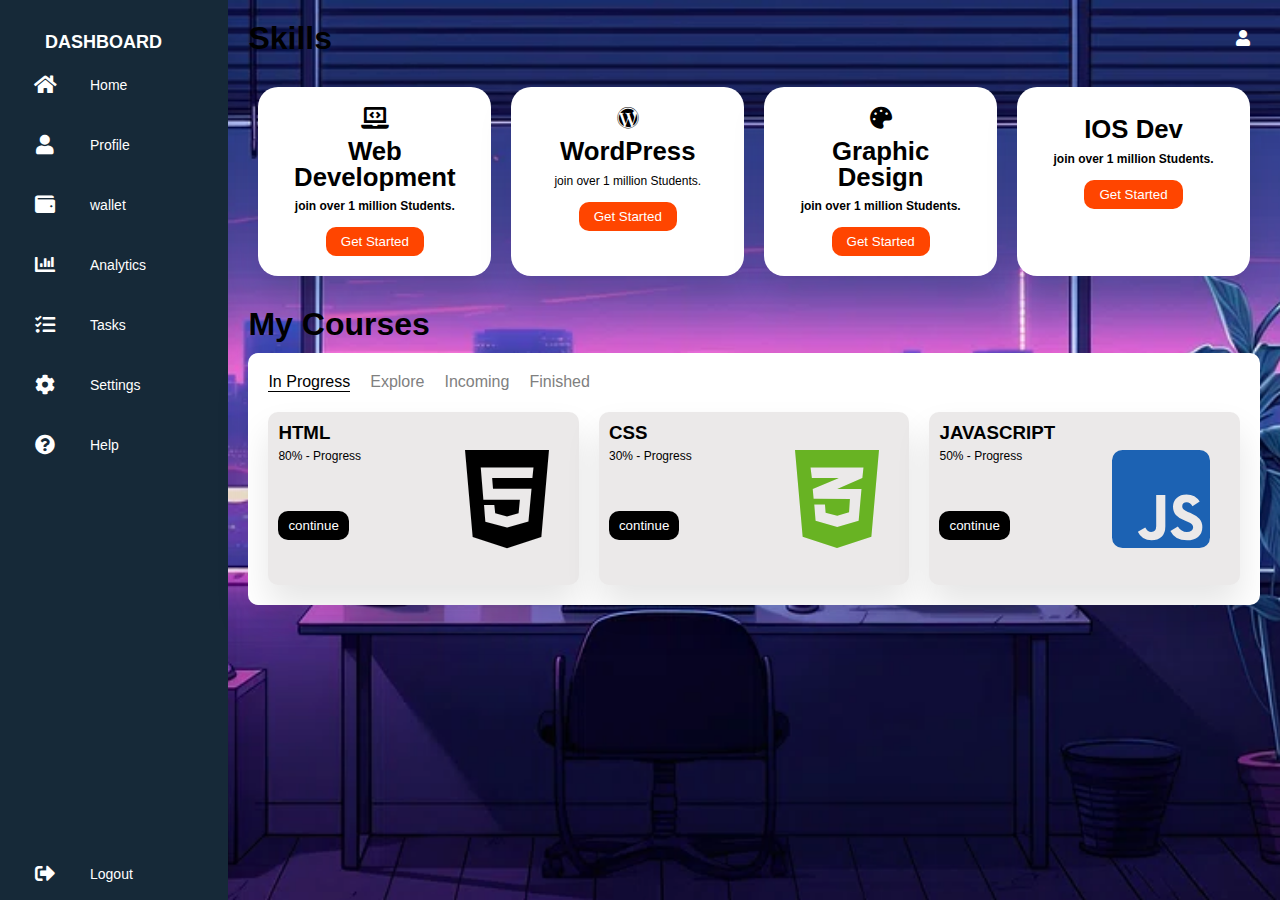
<file: Dashboard.html>
<!DOCTYPE html>
<html lang="en">
<head>
    <meta charset="UTF-8">
    <meta name="viewport" content="width=device-width, initial-scale=1.0">
    <title>DASHBOARD</title>
    <link rel="stylesheet" href="Dashboard.css">
<link rel="stylesheet" href="https://cdnjs.cloudflare.com/ajax/libs/font-awesome/5.15.4/css/all.min.css">    
</head>
<body>
    <div class="container">
        <nav>
            <ul>
                <li><a href="#" class="logo">
                    <!-- <img src="/background.jpg" alt=""> -->
                    <span class="nav-item">Dashboard</span>
                </a></li>
                <li><a href="/index.html">
                    <i class="fas fa-home"></i> 
                    <span class="nav-item">Home</span>
                </a></li>
                <li><a href="/profile.html">
                    <i class="fas fa-user"></i> 
                    <span class="nav-item">Profile</span>
                </a></li>
                <li><a href="#">
                    <i class="fas fa-wallet"></i> 
                    <span class="nav-item">wallet</span>
                </a></li>
                <li><a href="">
                    <i class="fas fa-chart-bar"></i> 
                    <span class="nav-item">Analytics</span>
                </a></li>
                <li><a href="">
                    <i class="fas fa-tasks"></i> 
                    <span class="nav-item">Tasks</span>
                </a></li>
                <li><a href="">
                    <i class="fas fa-cog"></i> 
                    <span class="nav-item">Settings</span>
                </a></li>
                <li><a href="">
                    <i class="fas fa-question-circle"></i> 
                    <span class="nav-item">Help</span>
                </a></li>
                <li><a href="" class="logout">
                    <i class="fas fa-sign-out-alt"></i> 
                    <span class="nav-item">Logout</span>
                </a></li>
            </ul>
        </nav>
        <section class="main">
            <div class="main-top">
                <h1>Skills</h1>
                <i class="fas fa-user cog"></i>
            </div>
            <div class="main-skills">
                <div class="card">
                    <i class="fas fa-laptop-code">
                        <h3>Web Development</h3>
                        <p>join over 1 million Students.  </p>
                        <button>Get Started</button>
                    </i>
                </div>
                <div class="card">
                    <i class="fab fa-wordpress">
                        <h3>WordPress</h3>
                        <p>join over 1 million Students.  </p>
                        <button>Get Started</button>
                    </i>
                </div>
                <div class="card">
                    <i class="fas fa-palette">
                        <h3>Graphic Design</h3>
                        <p>join over 1 million Students.  </p>
                        <button>Get Started</button>
                    </i>
                </div>  
                <div class="card">
                    <i class="fas fa-store-ios">
                        <h3>IOS Dev</h3>
                        <p>join over 1 million Students.  </p>
                        <button>Get Started</button>
                    </i>
                </div>
            </div>
            <section class="main-course">
                <h1>My courses</h1>
                <div class="course-box">
                    <ul>
                        <li class="active">in progress</li>
                        <li>explore</li>
                        <li>incoming</li>
                        <li>finished</li>
                    </ul>
                    <div class="course">
                        <div class="box">
                            <h3>HTML</h3>
                              <p>80% - progress</p>
                              <button>continue</button>
                              <i class="fab fa-html5 html"></i>
                        </div>
                        <div class="box">
                            <h3>CSS</h3>
                              <p>30% - progress</p>
                              <button>continue</button>
                              <i class="fab fa-css3-alt css"></i>
                        </div>
                        <div class="box">
                            <h3>JAVASCRIPT</h3>
                              <p>50% - progress</p>
                              <button>continue</button>
                              <i class="fab fa-js-square js "></i>
                        </div>
                    </div>
                </div>
            </section>
        </section>
    </div>
</body>
</html>
</file>
<file: Dashboard.css>
@import url("https://fonts.googlepis.com/css2?family=poppins:wght@400;500;600;700&display=swap");
*{
    margin: 0;
    padding: 0;
    outline: none;
    border: none;
    text-decoration: none;
    box-sizing: border-box;
    font-family: 'poppins', sans-serif;

}
body{
    background: #fff;
    background: url('laptop1.webp') no-repeat;
    background-size: cover;
    background-position: center;
}
.container{
    display: flex;
}
nav{
    position: relative;
    top: 0;
    bottom: 0;
    height: 100vh;
    left: 0;
    background: #162938;
    width: 280px;
    overflow: hidden;
    box-shadow: 0 20px 35px rgba(0, 0, 0, 0.1);
}

.logo{
    text-align: center;
    display: flex;
    margin:10px 0 0 10px  ;
}


.logo img{
    width: 45px;
    height: 45px;
    border-radius: 50%;

}

.logo span{
    font-weight: bold;
    padding-left: 15px;
    font-size: 18px;
    text-transform:  uppercase;

}
a{
    position: relative;
    color: #fff;
    font-size: 14px;
    display: table;
    width: 280px;
    padding: 10px;
}

nav .fas{
    position: relative;
    width:70px ;
    height: 40px;
    top: 14px;
    font-size: 20px;
    text-align: center;
}

.nav-item{
    position: relative;
    top: 12px;
    margin-left: 10px;
}

a::after{
    content: '';
    position: absolute;
    left: 0;
    bottom: -6px;
    width: 100%;
    height: 3px;
    background: #fff;
    border-radius: 5px;
    transform-origin: right;
    transform:scaleX(0);
    transition: transform .5s;
}
a:hover::after{
    transform-origin: left;
    transform:scaleX(1);
}
.logout{
    position: absolute;
    bottom: 0;

}
.main{
    position: relative;
    padding: 20px;
    width: 100%;
}
.main-top {
    display: flex;
    width: 100%;
}
.main-top i {
    position: absolute;
    right: 0;
    margin: 10px 30px ;
    color: #fff;
    cursor: pointer;
}

.main-skills{
    display: flex;
    margin-top: 20px;
}

.main-skills .card{
    width: 25%;
    margin: 10px;
    background: #fff;
    text-align: center;
    border-radius: 20px;
    padding: 10px;
    box-shadow: 0 20px 35px rgba(0, 0, 0, 0.1);
}
.main-skills .card h3{
    margin: 10px;
    text-transform: capitalize;
} 
.main-skills .card p {
    font-size: 12px;

}
.main-skills .card button{
    background: orangered;
    color: #fff;
    padding: 7px 15px;
    border-radius: 10px;
    margin-top: 15px;
    cursor: pointer;

}
.main-skills .card button:hover{
     background: rgba(223, 70, 15, 0.856);
}
.main-skills .card i{
    font-size: 22px;
    padding: 10px;

}

.main-course{
    margin-top: 20px;
    text-transform: capitalize;

}

.course-box{
    width: 100%;
    padding: 10px;
    background: #fff;
    margin-top: 10px;
    border-radius: 10px;
    box-shadow: 0 20px 35px rgba(0, 0, 0, 0.1);
}

.course-box ul{
list-style: none;
display: flex;
}

.course-box ul li{
    margin: 10px;
    color: gray;
    cursor: pointer;
}

.course-box ul .active{
    color: #000;
    border-bottom: 1px solid #000;
}
.course-box .course{
    display: flex; 
}
.box{
    width: 33%;
    padding: 10px;
    margin: 10px;
    border-radius: 10px;
     background: rgb(235, 233, 233);
     box-shadow: 0 20px 35px rgba(0, 0, 0, 0.1);

}
.box p{
    font-size: 12px;
    margin-top: 5px;
}
.box button {
    background: #000;
    color: #fff;
    padding: 7px 10px;
    border-radius: 10px;
    margin-top: 3rem;
    cursor: pointer;
}

.box button:hover{
    background: rgba(0, 0, 0, 0.842);
}
.box i{
    font-size: 7rem;
    float: right;
    margin: -20px 20px 20px 0;

}

.html{
    color: rgb(25,94,54,);
}
.css{
    color: rgb(104, 179, 35);
}
.js{
    color: rgb(28, 98, 179);
}
</file>
